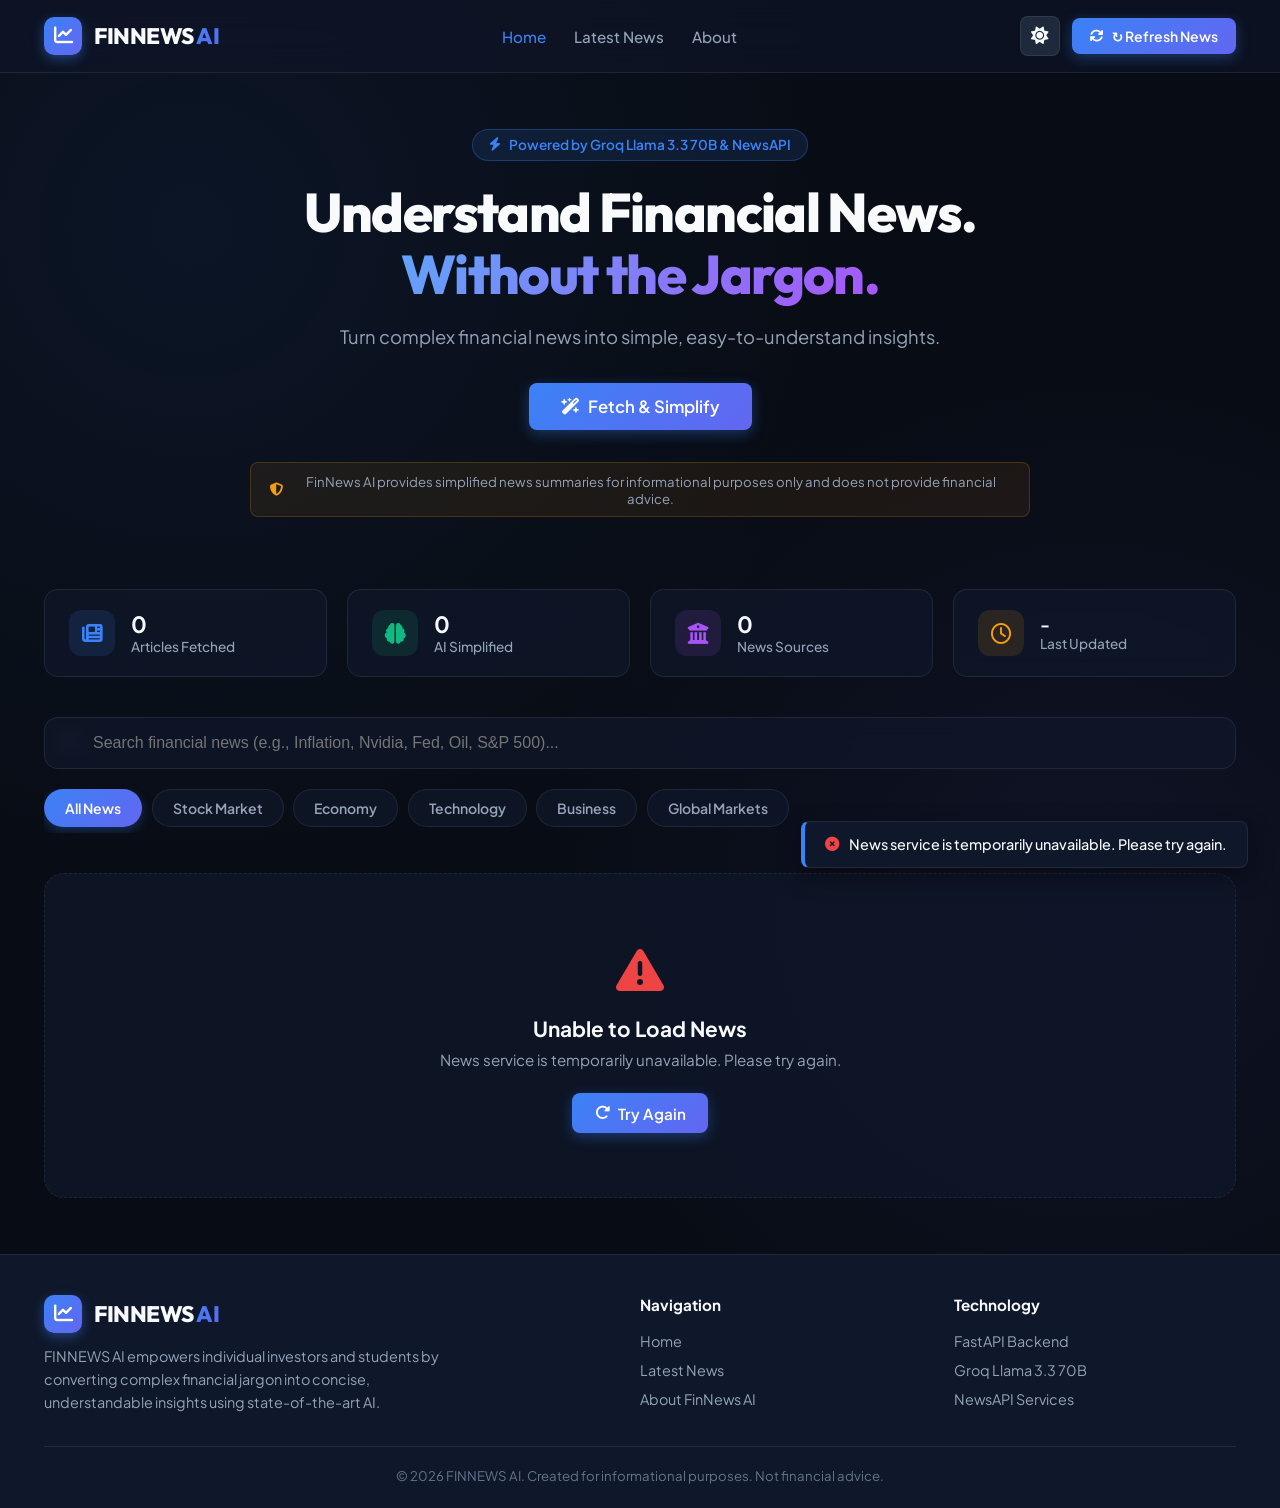
<file: frontend/index.html>
<!DOCTYPE html>
<html lang="en" data-theme="dark">
<head>
  <meta charset="UTF-8" />
  <meta name="viewport" content="width=device-width, initial-scale=1.0" />
  <title>FINNEWS AI — Financial News Simplifier</title>
  <meta name="description" content="AI-powered financial news platform that converts complex stock market, business, and economic news into simple, beginner-friendly insights." />
  
  <!-- Fonts & Icons -->
  <link rel="preconnect" href="https://fonts.googleapis.com" />
  <link rel="preconnect" href="https://fonts.gstatic.com" crossorigin />
  <link href="https://fonts.googleapis.com/css2?family=Outfit:wght@500;600;700;800&family=Plus+Jakarta+Sans:wght@400;500;600;700;800&display=swap" rel="stylesheet" />
  <link rel="stylesheet" href="https://cdnjs.cloudflare.com/ajax/libs/font-awesome/6.5.1/css/all.min.css" integrity="sha512-DTOQO9RWCH3ppGqcWaEA1BIZOC6xxalwEsw9c2QQeAIftl+Vegovlnee1c9QX4TctnWMn13TZye+giMm8e2LwA==" crossorigin="anonymous" referrerpolicy="no-referrer" />

  <!-- Styles -->
  <link rel="stylesheet" href="css/style.css" />
</head>
<body>

  <!-- Navigation Header -->
  <header class="navbar">
    <div class="container">
      <a href="index.html" class="brand-logo">
        <div class="logo-icon"><i class="fa-solid fa-chart-line"></i></div>
        <div class="logo-text">FINNEWS <span>AI</span></div>
      </a>

      <nav>
        <ul class="nav-links" id="nav-links">
          <li><a href="index.html" class="nav-link active">Home</a></li>
          <li><a href="#news-section" class="nav-link">Latest News</a></li>
          <li><a href="about.html" class="nav-link">About</a></li>
        </ul>
      </nav>

      <div class="nav-actions">
        <button id="btn-theme-toggle" class="btn-icon" aria-label="Toggle dark/light theme" title="Toggle theme">
          <i class="fa-solid fa-sun"></i>
        </button>
        <button id="btn-refresh" class="btn-primary" style="padding: 0.55rem 1.1rem; font-size: 0.875rem;">
          <i class="fa-solid fa-arrows-rotate"></i> <span>↻ Refresh News</span>
        </button>
        <button id="mobile-menu-btn" class="btn-icon mobile-toggle" aria-label="Open navigation menu">
          <i class="fa-solid fa-bars"></i>
        </button>
      </div>
    </div>
  </header>

  <!-- Main Dashboard Container -->
  <main class="container">

    <!-- Hero Section -->
    <section class="hero">
      <div class="hero-badge">
        <i class="fa-solid fa-bolt"></i> Powered by Groq Llama 3.3 70B & NewsAPI
      </div>
      
      <h1 class="hero-title">
        Understand Financial News. <br class="desktop-only" />
        <span class="hero-title-gradient">Without the Jargon.</span>
      </h1>

      <p class="hero-subtitle">
        Turn complex financial news into simple, easy-to-understand insights.
      </p>

      <div class="hero-actions" style="margin-bottom: 2rem;">
        <button id="btn-fetch-hero" class="btn-primary" style="font-size: 1.05rem; padding: 0.8rem 2rem;">
          <i class="fa-solid fa-wand-magic-sparkles"></i> Fetch & Simplify
        </button>
      </div>

      <div class="disclaimer-banner">
        <i class="fa-solid fa-shield-halved"></i>
        <span>FinNews AI provides simplified news summaries for informational purposes only and does not provide financial advice.</span>
      </div>
    </section>

    <!-- Dashboard Live Statistics -->
    <section class="stats-bar">
      <div class="stat-card">
        <div class="stat-icon fetched"><i class="fa-solid fa-newspaper"></i></div>
        <div class="stat-info">
          <span class="stat-value" id="stat-fetched">0</span>
          <span class="stat-label">Articles Fetched</span>
        </div>
      </div>

      <div class="stat-card">
        <div class="stat-icon simplified"><i class="fa-solid fa-brain"></i></div>
        <div class="stat-info">
          <span class="stat-value" id="stat-simplified">0</span>
          <span class="stat-label">AI Simplified</span>
        </div>
      </div>

      <div class="stat-card">
        <div class="stat-icon sources"><i class="fa-solid fa-building-columns"></i></div>
        <div class="stat-info">
          <span class="stat-value" id="stat-sources">0</span>
          <span class="stat-label">News Sources</span>
        </div>
      </div>

      <div class="stat-card">
        <div class="stat-icon updated"><i class="fa-regular fa-clock"></i></div>
        <div class="stat-info">
          <span class="stat-value" id="stat-updated" style="font-size: 1.05rem;">-</span>
          <span class="stat-label">Last Updated</span>
        </div>
      </div>
    </section>

    <!-- Controls Section: Search & Category Pills -->
    <section class="controls-section" id="news-section">
      <div class="search-bar">
        <i class="fa-solid fa-magnifying-glass search-icon"></i>
        <input 
          type="text" 
          id="search-input" 
          class="search-input" 
          placeholder="Search financial news (e.g., Inflation, Nvidia, Fed, Oil, S&P 500)..." 
          aria-label="Search financial news"
        />
      </div>

      <div class="filter-pills" id="filter-pills">
        <button class="filter-pill active" data-category="All">All News</button>
        <button class="filter-pill" data-category="Stock Market">Stock Market</button>
        <button class="filter-pill" data-category="Economy">Economy</button>
        <button class="filter-pill" data-category="Technology">Technology</button>
        <button class="filter-pill" data-category="Business">Business</button>
        <button class="filter-pill" data-category="Global Markets">Global Markets</button>
      </div>

      <!-- Config / Fallback Notice Banner -->
      <div id="notice-container" class="notice-banner" style="display: none;"></div>
    </section>

    <!-- News Grid Display -->
    <section class="news-grid" id="news-grid">
      <!-- Skeleton loaders rendered via JavaScript -->
    </section>

  </main>

  <!-- Article Detail Modal -->
  <div class="modal-overlay" id="article-modal" role="dialog" aria-modal="true">
    <div class="modal-card">
      <div class="modal-header">
        <div>
          <span class="card-category-badge" id="modal-category" style="position: static; display: inline-block; margin-bottom: 0.5rem;">Business</span>
          <h2 class="modal-title" id="modal-title">Article Headline</h2>
          <div class="card-meta" style="margin-top: 0.5rem;">
            <span class="card-source" id="modal-source"><i class="fa-solid fa-newspaper"></i> Source</span>
            <span class="card-date" id="modal-date"><i class="fa-regular fa-clock"></i> Date</span>
          </div>
        </div>
        <button class="modal-close-btn" id="modal-close-btn" aria-label="Close modal">
          <i class="fa-solid fa-xmark"></i>
        </button>
      </div>

      <div class="modal-section">
        <div class="modal-section-title"><i class="fa-solid fa-wand-magic-sparkles"></i> AI Simplified Explanation</div>
        <p id="modal-summary" style="line-height: 1.6; color: var(--text-secondary);"></p>
      </div>

      <div class="modal-section">
        <div class="modal-section-title"><i class="fa-solid fa-list-check"></i> Key Takeaways</div>
        <ul class="key-points-list" id="modal-key-points" style="font-size: 0.925rem;"></ul>
      </div>

      <div class="modal-section">
        <div class="modal-section-title"><i class="fa-solid fa-bullseye"></i> Why It Matters</div>
        <p id="modal-why-it-matters" style="line-height: 1.6; color: var(--text-secondary); background: var(--bg-card); padding: 0.85rem 1rem; border-radius: var(--radius-sm); border: 1px solid var(--border-color);"></p>
      </div>

      <div class="modal-section">
        <div class="modal-section-title"><i class="fa-solid fa-book-open"></i> Financial Jargon Glossary</div>
        <div class="modal-terms-grid" id="modal-terms-grid"></div>
      </div>

      <div class="card-footer" style="padding-top: 1.25rem;">
        <a id="modal-original-url" href="#" target="_blank" rel="noopener noreferrer" class="btn-primary" style="font-size: 0.9rem;">
          Read Original Article <i class="fa-solid fa-arrow-up-right-from-square"></i>
        </a>
      </div>
    </div>
  </div>

  <!-- Toast Notification Container -->
  <div class="toast-container" id="toast-container"></div>

  <!-- Footer -->
  <footer class="footer">
    <div class="container">
      <div class="footer-grid">
        <div>
          <div class="brand-logo">
            <div class="logo-icon"><i class="fa-solid fa-chart-line"></i></div>
            <div class="logo-text">FINNEWS <span>AI</span></div>
          </div>
          <p class="footer-desc">
            FINNEWS AI empowers individual investors and students by converting complex financial jargon into concise, understandable insights using state-of-the-art AI.
          </p>
        </div>

        <div>
          <h4 class="footer-title">Navigation</h4>
          <ul class="footer-links">
            <li><a href="index.html">Home</a></li>
            <li><a href="#news-section">Latest News</a></li>
            <li><a href="about.html">About FinNews AI</a></li>
          </ul>
        </div>

        <div>
          <h4 class="footer-title">Technology</h4>
          <ul class="footer-links">
            <li><a href="https://fastapi.tiangolo.com/" target="_blank" rel="noopener">FastAPI Backend</a></li>
            <li><a href="https://console.groq.com/" target="_blank" rel="noopener">Groq Llama 3.3 70B</a></li>
            <li><a href="https://newsapi.org/" target="_blank" rel="noopener">NewsAPI Services</a></li>
          </ul>
        </div>
      </div>

      <div class="footer-bottom">
        <p>&copy; 2026 FINNEWS AI. Created for informational purposes. Not financial advice.</p>
      </div>
    </div>
  </footer>

  <!-- Scripts -->
  <script src="js/config.js"></script>
  <script src="js/api.js"></script>
  <script src="js/ui.js"></script>
  <script src="js/app.js"></script>
</body>
</html>
</file>
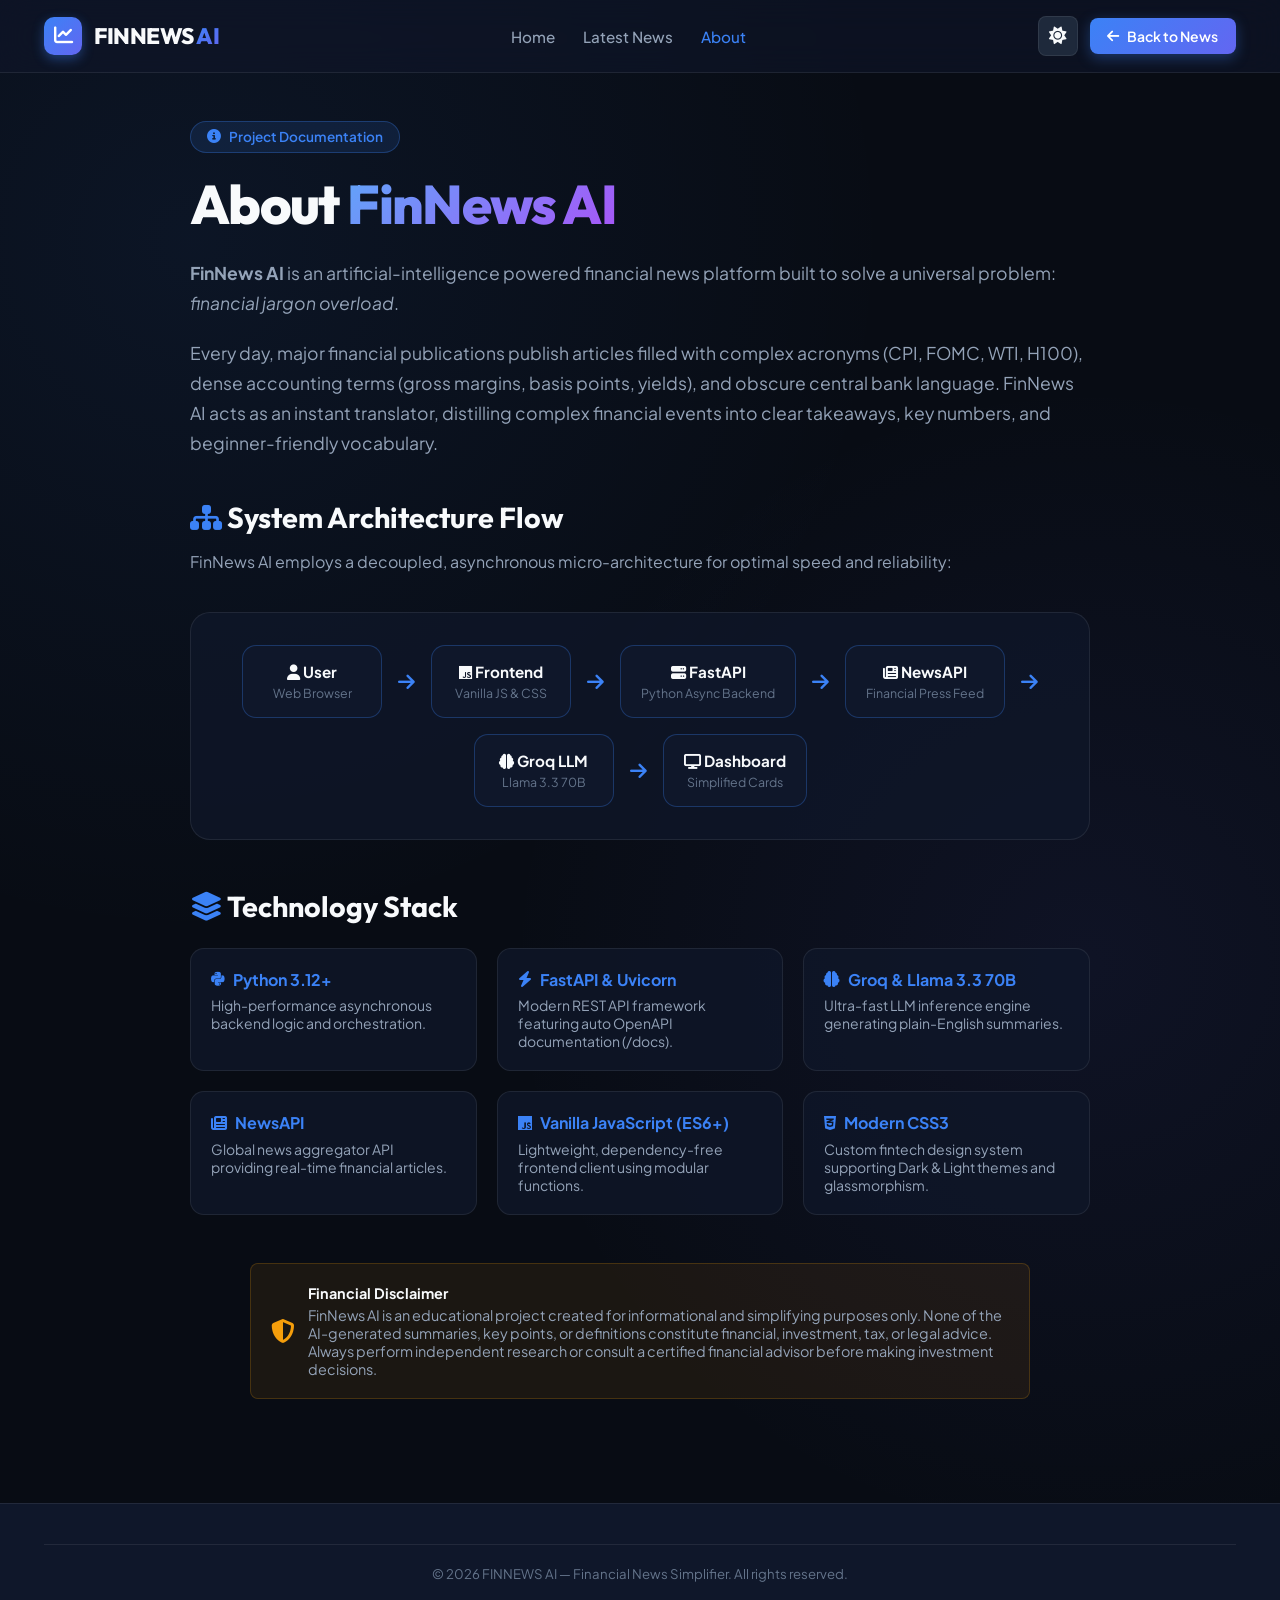
<file: frontend/about.html>
<!DOCTYPE html>
<html lang="en" data-theme="dark">
<head>
  <meta charset="UTF-8" />
  <meta name="viewport" content="width=device-width, initial-scale=1.0" />
  <title>About — FINNEWS AI (Financial News Simplifier)</title>
  <meta name="description" content="Learn about FinNews AI architecture, tech stack, and how LLMs convert financial news jargon into plain language." />
  
  <!-- Fonts & Icons -->
  <link rel="preconnect" href="https://fonts.googleapis.com" />
  <link rel="preconnect" href="https://fonts.gstatic.com" crossorigin />
  <link href="https://fonts.googleapis.com/css2?family=Outfit:wght@500;600;700;800&family=Plus+Jakarta+Sans:wght@400;500;600;700;800&display=swap" rel="stylesheet" />
  <link rel="stylesheet" href="https://cdnjs.cloudflare.com/ajax/libs/font-awesome/6.5.1/css/all.min.css" integrity="sha512-DTOQO9RWCH3ppGqcWaEA1BIZOC6xxalwEsw9c2QQeAIftl+Vegovlnee1c9QX4TctnWMn13TZye+giMm8e2LwA==" crossorigin="anonymous" referrerpolicy="no-referrer" />

  <!-- Styles -->
  <link rel="stylesheet" href="css/style.css" />
  <style>
    .architecture-flow {
      display: flex;
      flex-wrap: wrap;
      align-items: center;
      justify-content: center;
      gap: 1rem;
      margin: 2.5rem 0;
      padding: 2rem;
      background: var(--bg-card);
      border: 1px solid var(--border-color);
      border-radius: var(--radius-lg);
    }
    .flow-node {
      background: var(--bg-secondary);
      border: 1px solid var(--border-highlight);
      padding: 1rem 1.25rem;
      border-radius: var(--radius-md);
      text-align: center;
      min-width: 140px;
    }
    .flow-node-title {
      font-weight: 700;
      font-size: 0.95rem;
      color: var(--text-primary);
    }
    .flow-node-subtitle {
      font-size: 0.775rem;
      color: var(--text-muted);
      margin-top: 0.25rem;
    }
    .flow-arrow {
      color: var(--accent-primary);
      font-size: 1.2rem;
    }
    .tech-grid {
      display: grid;
      grid-template-columns: repeat(auto-fit, minmax(240px, 1fr));
      gap: 1.25rem;
      margin-top: 1.5rem;
    }
    .tech-card {
      background: var(--bg-card);
      border: 1px solid var(--border-color);
      border-radius: var(--radius-md);
      padding: 1.25rem;
    }
    .tech-title {
      font-weight: 700;
      color: var(--accent-primary);
      margin-bottom: 0.4rem;
      display: flex;
      align-items: center;
      gap: 0.5rem;
    }
  </style>
</head>
<body>

  <!-- Navigation Header -->
  <header class="navbar">
    <div class="container">
      <a href="index.html" class="brand-logo">
        <div class="logo-icon"><i class="fa-solid fa-chart-line"></i></div>
        <div class="logo-text">FINNEWS <span>AI</span></div>
      </a>

      <nav>
        <ul class="nav-links">
          <li><a href="index.html" class="nav-link">Home</a></li>
          <li><a href="index.html#news-section" class="nav-link">Latest News</a></li>
          <li><a href="about.html" class="nav-link active">About</a></li>
        </ul>
      </nav>

      <div class="nav-actions">
        <button id="btn-theme-toggle" class="btn-icon" aria-label="Toggle dark/light theme">
          <i class="fa-solid fa-sun"></i>
        </button>
        <a href="index.html" class="btn-primary" style="padding: 0.55rem 1.1rem; font-size: 0.875rem;">
          <i class="fa-solid fa-arrow-left"></i> <span>Back to News</span>
        </a>
      </div>
    </div>
  </header>

  <!-- About Main Content -->
  <main class="container" style="padding-top: 3rem; padding-bottom: 4rem;">
    <div style="max-width: 900px; margin: 0 auto;">
      
      <div class="hero-badge">
        <i class="fa-solid fa-circle-info"></i> Project Documentation
      </div>

      <h1 class="hero-title" style="text-align: left; margin-bottom: 1.5rem;">
        About <span class="hero-title-gradient">FinNews AI</span>
      </h1>

      <div style="font-size: 1.1rem; line-height: 1.7; color: var(--text-secondary); margin-bottom: 2.5rem;">
        <p style="margin-bottom: 1.25rem;">
          <strong>FinNews AI</strong> is an artificial-intelligence powered financial news platform built to solve a universal problem: <em>financial jargon overload</em>.
        </p>
        <p>
          Every day, major financial publications publish articles filled with complex acronyms (CPI, FOMC, WTI, H100), dense accounting terms (gross margins, basis points, yields), and obscure central bank language. FinNews AI acts as an instant translator, distilling complex financial events into clear takeaways, key numbers, and beginner-friendly vocabulary.
        </p>
      </div>

      <!-- Architecture Section -->
      <h2 style="font-family: 'Outfit', sans-serif; font-size: 1.8rem; margin-bottom: 1rem;">
        <i class="fa-solid fa-sitemap" style="color: var(--accent-primary);"></i> System Architecture Flow
      </h2>
      <p style="color: var(--text-secondary);">
        FinNews AI employs a decoupled, asynchronous micro-architecture for optimal speed and reliability:
      </p>

      <div class="architecture-flow">
        <div class="flow-node">
          <div class="flow-node-title"><i class="fa-solid fa-user"></i> User</div>
          <div class="flow-node-subtitle">Web Browser</div>
        </div>
        <div class="flow-arrow"><i class="fa-solid fa-arrow-right"></i></div>

        <div class="flow-node">
          <div class="flow-node-title"><i class="fa-brands fa-js"></i> Frontend</div>
          <div class="flow-node-subtitle">Vanilla JS & CSS</div>
        </div>
        <div class="flow-arrow"><i class="fa-solid fa-arrow-right"></i></div>

        <div class="flow-node">
          <div class="flow-node-title"><i class="fa-solid fa-server"></i> FastAPI</div>
          <div class="flow-node-subtitle">Python Async Backend</div>
        </div>
        <div class="flow-arrow"><i class="fa-solid fa-arrow-right"></i></div>

        <div class="flow-node">
          <div class="flow-node-title"><i class="fa-solid fa-newspaper"></i> NewsAPI</div>
          <div class="flow-node-subtitle">Financial Press Feed</div>
        </div>
        <div class="flow-arrow"><i class="fa-solid fa-arrow-right"></i></div>

        <div class="flow-node">
          <div class="flow-node-title"><i class="fa-solid fa-brain"></i> Groq LLM</div>
          <div class="flow-node-subtitle">Llama 3.3 70B</div>
        </div>
        <div class="flow-arrow"><i class="fa-solid fa-arrow-right"></i></div>

        <div class="flow-node">
          <div class="flow-node-title"><i class="fa-solid fa-display"></i> Dashboard</div>
          <div class="flow-node-subtitle">Simplified Cards</div>
        </div>
      </div>

      <!-- Tech Stack Section -->
      <h2 style="font-family: 'Outfit', sans-serif; font-size: 1.8rem; margin-top: 3rem; margin-bottom: 1rem;">
        <i class="fa-solid fa-layer-group" style="color: var(--accent-primary);"></i> Technology Stack
      </h2>

      <div class="tech-grid">
        <div class="tech-card">
          <div class="tech-title"><i class="fa-brands fa-python"></i> Python 3.12+</div>
          <p style="font-size: 0.875rem; color: var(--text-secondary);">High-performance asynchronous backend logic and orchestration.</p>
        </div>

        <div class="tech-card">
          <div class="tech-title"><i class="fa-solid fa-bolt"></i> FastAPI & Uvicorn</div>
          <p style="font-size: 0.875rem; color: var(--text-secondary);">Modern REST API framework featuring auto OpenAPI documentation (/docs).</p>
        </div>

        <div class="tech-card">
          <div class="tech-title"><i class="fa-solid fa-brain"></i> Groq & Llama 3.3 70B</div>
          <p style="font-size: 0.875rem; color: var(--text-secondary);">Ultra-fast LLM inference engine generating plain-English summaries.</p>
        </div>

        <div class="tech-card">
          <div class="tech-title"><i class="fa-solid fa-newspaper"></i> NewsAPI</div>
          <p style="font-size: 0.875rem; color: var(--text-secondary);">Global news aggregator API providing real-time financial articles.</p>
        </div>

        <div class="tech-card">
          <div class="tech-title"><i class="fa-brands fa-js"></i> Vanilla JavaScript (ES6+)</div>
          <p style="font-size: 0.875rem; color: var(--text-secondary);">Lightweight, dependency-free frontend client using modular functions.</p>
        </div>

        <div class="tech-card">
          <div class="tech-title"><i class="fa-brands fa-css3-alt"></i> Modern CSS3</div>
          <p style="font-size: 0.875rem; color: var(--text-secondary);">Custom fintech design system supporting Dark & Light themes and glassmorphism.</p>
        </div>
      </div>

      <!-- Financial Disclaimer Box -->
      <div class="disclaimer-banner" style="margin-top: 3rem; padding: 1.25rem; font-size: 0.9rem; text-align: left; justify-content: flex-start; gap: 0.8rem;">
        <i class="fa-solid fa-shield-halved" style="font-size: 1.5rem; flex-shrink: 0; color: var(--accent-amber);"></i>
        <div>
          <strong style="color: var(--text-primary); display: block; margin-bottom: 0.25rem;">Financial Disclaimer</strong>
          FinNews AI is an educational project created for informational and simplifying purposes only. None of the AI-generated summaries, key points, or definitions constitute financial, investment, tax, or legal advice. Always perform independent research or consult a certified financial advisor before making investment decisions.
        </div>
      </div>

    </div>
  </main>

  <!-- Toast Notification Container -->
  <div class="toast-container" id="toast-container"></div>

  <!-- Footer -->
  <footer class="footer">
    <div class="container">
      <div class="footer-bottom">
        <p>&copy; 2026 FINNEWS AI — Financial News Simplifier. All rights reserved.</p>
      </div>
    </div>
  </footer>

  <script src="js/config.js"></script>
  <script src="js/ui.js"></script>
  <script>
    document.addEventListener('DOMContentLoaded', () => {
      UI.initTheme();
      const themeBtn = document.getElementById('btn-theme-toggle');
      if (themeBtn) themeBtn.addEventListener('click', UI.toggleTheme);
    });
  </script>
</body>
</html>
</file>
<file: frontend/css/style.css>
/* ==========================================
   FINNEWS AI — Financial News Simplifier
   Modern Fintech Design System (Dark/Light)
   ========================================== */

@import url('https://fonts.googleapis.com/css2?family=Plus+Jakarta+Sans:wght@400;500;600;700;800&family=Outfit:wght@500;600;700&display=swap');

:root {
  /* Dark Mode (Default Theme) */
  --bg-primary: #080c14;
  --bg-secondary: #0f172a;
  --bg-card: rgba(15, 23, 42, 0.75);
  --bg-card-hover: rgba(30, 41, 59, 0.85);
  --bg-glass: rgba(15, 23, 42, 0.6);
  --bg-input: #1e293b;
  --border-color: rgba(255, 255, 255, 0.08);
  --border-highlight: rgba(59, 130, 246, 0.3);
  
  --text-primary: #f8fafc;
  --text-secondary: #94a3b8;
  --text-muted: #64748b;
  
  --accent-primary: #3b82f6;
  --accent-gradient: linear-gradient(135deg, #3b82f6 0%, #6366f1 100%);
  --accent-emerald: #10b981;
  --accent-emerald-bg: rgba(16, 185, 129, 0.12);
  --accent-amber: #f59e0b;
  --accent-amber-bg: rgba(245, 158, 11, 0.12);
  --accent-blue-bg: rgba(59, 130, 246, 0.12);
  --accent-purple: #a855f7;
  
  --shadow-sm: 0 2px 8px rgba(0, 0, 0, 0.3);
  --shadow-md: 0 8px 24px rgba(0, 0, 0, 0.4);
  --shadow-glow: 0 0 25px rgba(59, 130, 246, 0.15);
  
  --radius-sm: 8px;
  --radius-md: 14px;
  --radius-lg: 20px;
  --radius-full: 9999px;
  
  --transition-fast: 0.15s cubic-bezier(0.4, 0, 0.2, 1);
  --transition-normal: 0.25s cubic-bezier(0.4, 0, 0.2, 1);
}

[data-theme="light"] {
  --bg-primary: #f8fafc;
  --bg-secondary: #ffffff;
  --bg-card: #ffffff;
  --bg-card-hover: #f1f5f9;
  --bg-glass: rgba(255, 255, 255, 0.8);
  --bg-input: #f1f5f9;
  --border-color: #e2e8f0;
  --border-highlight: rgba(59, 130, 246, 0.4);
  
  --text-primary: #0f172a;
  --text-secondary: #475569;
  --text-muted: #94a3b8;
  
  --shadow-sm: 0 1px 3px rgba(0, 0, 0, 0.05);
  --shadow-md: 0 10px 25px rgba(0, 0, 0, 0.08);
  --shadow-glow: 0 0 20px rgba(59, 130, 246, 0.1);
}

/* Reset & Base */
*, *::before, *::after {
  box-sizing: border-box;
  margin: 0;
  padding: 0;
}

html {
  scroll-behavior: smooth;
  font-family: 'Plus Jakarta Sans', system-ui, -apple-system, sans-serif;
  color: var(--text-primary);
  background-color: var(--bg-primary);
  transition: background-color var(--transition-normal), color var(--transition-normal);
}

body {
  min-height: 100vh;
  display: flex;
  flex-direction: column;
  overflow-x: hidden;
  background-image: 
    radial-gradient(circle at 15% 15%, rgba(59, 130, 246, 0.08) 0%, transparent 40%),
    radial-gradient(circle at 85% 60%, rgba(99, 102, 241, 0.08) 0%, transparent 40%);
}

a {
  color: inherit;
  text-decoration: none;
}

button {
  font-family: inherit;
  cursor: pointer;
  border: none;
  background: none;
}

/* Utility Containers */
.container {
  max-width: 1240px;
  margin: 0 auto;
  padding: 0 1.5rem;
  width: 100%;
}

/* Navbar */
.navbar {
  position: sticky;
  top: 0;
  z-index: 100;
  background: var(--bg-glass);
  backdrop-filter: blur(16px);
  -webkit-backdrop-filter: blur(16px);
  border-bottom: 1px solid var(--border-color);
  padding: 1rem 0;
  transition: background var(--transition-normal);
}

.navbar .container {
  display: flex;
  align-items: center;
  justify-content: space-between;
}

.brand-logo {
  display: flex;
  align-items: center;
  gap: 0.75rem;
  font-family: 'Outfit', sans-serif;
  font-weight: 800;
  font-size: 1.4rem;
  letter-spacing: -0.02em;
}

.logo-icon {
  width: 38px;
  height: 38px;
  border-radius: 10px;
  background: var(--accent-gradient);
  display: flex;
  align-items: center;
  justify-content: center;
  color: #fff;
  font-size: 1.2rem;
  box-shadow: 0 4px 12px rgba(59, 130, 246, 0.4);
}

.logo-text {
  color: var(--text-primary);
}

.logo-text span {
  background: var(--accent-gradient);
  -webkit-background-clip: text;
  -webkit-text-fill-color: transparent;
}

.nav-links {
  display: flex;
  align-items: center;
  gap: 1.75rem;
  list-style: none;
}

.nav-link {
  font-weight: 500;
  font-size: 0.95rem;
  color: var(--text-secondary);
  transition: color var(--transition-fast);
}

.nav-link:hover, .nav-link.active {
  color: var(--accent-primary);
}

.nav-actions {
  display: flex;
  align-items: center;
  gap: 0.75rem;
}

.btn-icon {
  width: 40px;
  height: 40px;
  border-radius: var(--radius-sm);
  background: var(--bg-input);
  border: 1px solid var(--border-color);
  color: var(--text-primary);
  display: flex;
  align-items: center;
  justify-content: center;
  font-size: 1.1rem;
  transition: all var(--transition-fast);
}

.btn-icon:hover {
  background: var(--border-color);
  border-color: var(--text-muted);
}

.btn-primary {
  display: inline-flex;
  align-items: center;
  gap: 0.5rem;
  background: var(--accent-gradient);
  color: #ffffff;
  font-weight: 600;
  font-size: 0.95rem;
  padding: 0.65rem 1.4rem;
  border-radius: var(--radius-sm);
  box-shadow: 0 4px 14px rgba(59, 130, 246, 0.35);
  transition: transform var(--transition-fast), box-shadow var(--transition-fast);
}

.btn-primary:hover {
  transform: translateY(-2px);
  box-shadow: 0 6px 20px rgba(59, 130, 246, 0.5);
}

.btn-primary:active {
  transform: translateY(0);
}

/* Mobile Nav Toggle */
.mobile-toggle {
  display: none;
}

/* Hero Section */
.hero {
  padding: 3.5rem 0 2rem;
  text-align: center;
  position: relative;
}

.hero-badge {
  display: inline-flex;
  align-items: center;
  gap: 0.5rem;
  background: var(--accent-blue-bg);
  color: var(--accent-primary);
  border: 1px solid var(--border-highlight);
  padding: 0.4rem 1rem;
  border-radius: var(--radius-full);
  font-size: 0.85rem;
  font-weight: 600;
  margin-bottom: 1.25rem;
}

.hero-title {
  font-family: 'Outfit', sans-serif;
  font-size: clamp(2.2rem, 5vw, 3.4rem);
  font-weight: 800;
  line-height: 1.15;
  margin-bottom: 1rem;
  letter-spacing: -0.03em;
}

.hero-title-gradient {
  background: linear-gradient(135deg, #60a5fa 0%, #a855f7 100%);
  -webkit-background-clip: text;
  -webkit-text-fill-color: transparent;
}

.hero-subtitle {
  font-size: 1.15rem;
  color: var(--text-secondary);
  max-width: 680px;
  margin: 0 auto 2rem;
  line-height: 1.6;
}

.disclaimer-banner {
  display: flex;
  align-items: center;
  justify-content: center;
  gap: 0.5rem;
  max-width: 780px;
  margin: 0 auto 2.5rem;
  padding: 0.6rem 1.2rem;
  background: rgba(245, 158, 11, 0.08);
  border: 1px solid rgba(245, 158, 11, 0.2);
  border-radius: var(--radius-sm);
  color: var(--text-secondary);
  font-size: 0.825rem;
}

.disclaimer-banner i {
  color: var(--accent-amber);
}

/* Dashboard Stats Bar */
.stats-bar {
  display: grid;
  grid-template-columns: repeat(auto-fit, minmax(220px, 1fr));
  gap: 1.25rem;
  margin-bottom: 2.5rem;
}

.stat-card {
  background: var(--bg-card);
  border: 1px solid var(--border-color);
  border-radius: var(--radius-md);
  padding: 1.25rem 1.5rem;
  display: flex;
  align-items: center;
  gap: 1rem;
  backdrop-filter: blur(10px);
  transition: transform var(--transition-normal), border-color var(--transition-normal);
}

.stat-card:hover {
  transform: translateY(-3px);
  border-color: var(--border-highlight);
}

.stat-icon {
  width: 46px;
  height: 46px;
  border-radius: 12px;
  display: flex;
  align-items: center;
  justify-content: center;
  font-size: 1.3rem;
}

.stat-icon.fetched { background: var(--accent-blue-bg); color: var(--accent-primary); }
.stat-icon.simplified { background: var(--accent-emerald-bg); color: var(--accent-emerald); }
.stat-icon.sources { background: rgba(168, 85, 247, 0.12); color: var(--accent-purple); }
.stat-icon.updated { background: var(--accent-amber-bg); color: var(--accent-amber); }

.stat-info {
  display: flex;
  flex-direction: column;
}

.stat-value {
  font-size: 1.4rem;
  font-weight: 700;
  color: var(--text-primary);
  line-height: 1.2;
}

.stat-label {
  font-size: 0.85rem;
  color: var(--text-secondary);
  font-weight: 500;
}

/* Search & Filter Controls */
.controls-section {
  display: flex;
  flex-direction: column;
  gap: 1.25rem;
  margin-bottom: 2.5rem;
}

.search-bar {
  position: relative;
  width: 100%;
}

.search-input {
  width: 100%;
  padding: 1rem 1rem 1rem 3rem;
  background: var(--bg-card);
  border: 1px solid var(--border-color);
  border-radius: var(--radius-md);
  color: var(--text-primary);
  font-size: 1rem;
  outline: none;
  backdrop-filter: blur(10px);
  transition: border-color var(--transition-fast), box-shadow var(--transition-fast);
}

.search-input:focus {
  border-color: var(--accent-primary);
  box-shadow: 0 0 0 3px rgba(59, 130, 246, 0.2);
}

.search-icon {
  position: absolute;
  left: 1.1rem;
  top: 50%;
  transform: translateY(-50%);
  color: var(--text-muted);
  font-size: 1.1rem;
}

.filter-pills {
  display: flex;
  align-items: center;
  gap: 0.6rem;
  overflow-x: auto;
  padding-bottom: 0.4rem;
  scrollbar-width: thin;
}

.filter-pill {
  padding: 0.55rem 1.25rem;
  background: var(--bg-card);
  border: 1px solid var(--border-color);
  border-radius: var(--radius-full);
  color: var(--text-secondary);
  font-weight: 600;
  font-size: 0.875rem;
  white-space: nowrap;
  transition: all var(--transition-fast);
}

.filter-pill:hover {
  background: var(--bg-card-hover);
  color: var(--text-primary);
}

.filter-pill.active {
  background: var(--accent-gradient);
  color: #ffffff;
  border-color: transparent;
  box-shadow: 0 4px 12px rgba(59, 130, 246, 0.3);
}

/* Notice Banner */
.notice-banner {
  background: rgba(59, 130, 246, 0.08);
  border: 1px solid rgba(59, 130, 246, 0.2);
  border-radius: var(--radius-sm);
  padding: 0.75rem 1.25rem;
  margin-bottom: 1.5rem;
  font-size: 0.875rem;
  color: var(--accent-primary);
  display: flex;
  align-items: center;
  gap: 0.6rem;
}

/* News Cards Grid */
.news-grid {
  display: grid;
  grid-template-columns: repeat(auto-fill, minmax(360px, 1fr));
  gap: 1.75rem;
  margin-bottom: 3.5rem;
}

/* News Card Component */
.news-card {
  background: var(--bg-card);
  border: 1px solid var(--border-color);
  border-radius: var(--radius-lg);
  overflow: hidden;
  display: flex;
  flex-direction: column;
  backdrop-filter: blur(12px);
  transition: transform var(--transition-normal), box-shadow var(--transition-normal), border-color var(--transition-normal);
}

.news-card:hover {
  transform: translateY(-5px);
  box-shadow: var(--shadow-md), var(--shadow-glow);
  border-color: var(--border-highlight);
}

.card-image-wrapper {
  position: relative;
  width: 100%;
  height: 200px;
  background: var(--bg-input);
  overflow: hidden;
}

.card-image {
  width: 100%;
  height: 100%;
  object-fit: cover;
  transition: transform 0.5s ease;
}

.news-card:hover .card-image {
  transform: scale(1.04);
}

.card-category-badge {
  position: absolute;
  top: 1rem;
  left: 1rem;
  background: rgba(15, 23, 42, 0.85);
  backdrop-filter: blur(8px);
  color: #ffffff;
  padding: 0.3rem 0.75rem;
  border-radius: var(--radius-full);
  font-size: 0.75rem;
  font-weight: 700;
  text-transform: uppercase;
  letter-spacing: 0.04em;
  border: 1px solid rgba(255, 255, 255, 0.15);
}

.card-body {
  padding: 1.5rem;
  display: flex;
  flex-direction: column;
  flex-grow: 1;
  gap: 1rem;
}

.card-meta {
  display: flex;
  align-items: center;
  justify-content: space-between;
  font-size: 0.825rem;
  color: var(--text-muted);
}

.card-source {
  font-weight: 600;
  color: var(--accent-primary);
  display: flex;
  align-items: center;
  gap: 0.4rem;
}

.card-title {
  font-family: 'Outfit', sans-serif;
  font-size: 1.2rem;
  font-weight: 700;
  line-height: 1.35;
  color: var(--text-primary);
  display: -webkit-box;
  -webkit-line-clamp: 2;
  -webkit-box-orient: vertical;
  overflow: hidden;
}

/* AI Simplified Box on Card */
.simplified-box {
  background: var(--bg-secondary);
  border: 1px solid var(--border-color);
  border-left: 3px solid var(--accent-emerald);
  border-radius: var(--radius-sm);
  padding: 0.9rem 1rem;
  display: flex;
  flex-direction: column;
  gap: 0.5rem;
}

.simplified-header {
  display: flex;
  align-items: center;
  gap: 0.4rem;
  font-size: 0.75rem;
  font-weight: 700;
  color: var(--accent-emerald);
  text-transform: uppercase;
  letter-spacing: 0.05em;
}

.simplified-text {
  font-size: 0.9rem;
  line-height: 1.5;
  color: var(--text-secondary);
  display: -webkit-box;
  -webkit-line-clamp: 3;
  -webkit-box-orient: vertical;
  overflow: hidden;
}

/* Key Points Bullets */
.key-points-list {
  list-style: none;
  display: flex;
  flex-direction: column;
  gap: 0.4rem;
  font-size: 0.85rem;
  color: var(--text-secondary);
}

.key-points-list li {
  position: relative;
  padding-left: 1.25rem;
  line-height: 1.4;
}

.key-points-list li::before {
  content: "•";
  position: absolute;
  left: 0.25rem;
  color: var(--accent-primary);
  font-weight: bold;
}

/* Why It Matters Callout on Card */
.card-why-matters {
  background: rgba(59, 130, 246, 0.08);
  border: 1px solid rgba(59, 130, 246, 0.2);
  border-radius: var(--radius-sm);
  padding: 0.75rem 0.9rem;
  font-size: 0.85rem;
  color: var(--text-secondary);
  line-height: 1.45;
}

.card-why-matters strong {
  color: var(--accent-primary);
  font-weight: 700;
  display: block;
  margin-bottom: 0.2rem;
}

/* Terms Pills */
.terms-container {
  display: flex;
  flex-wrap: wrap;
  gap: 0.4rem;
}

.term-tag {
  background: var(--accent-amber-bg);
  color: var(--accent-amber);
  border: 1px solid rgba(245, 158, 11, 0.25);
  font-size: 0.75rem;
  font-weight: 600;
  padding: 0.2rem 0.6rem;
  border-radius: var(--radius-sm);
}

.card-footer {
  margin-top: auto;
  padding-top: 1rem;
  border-top: 1px solid var(--border-color);
  display: flex;
  align-items: center;
  justify-content: space-between;
  gap: 0.75rem;
}

.btn-secondary {
  padding: 0.55rem 1rem;
  background: var(--bg-input);
  border: 1px solid var(--border-color);
  border-radius: var(--radius-sm);
  color: var(--text-primary);
  font-size: 0.85rem;
  font-weight: 600;
  transition: all var(--transition-fast);
}

.btn-secondary:hover {
  background: var(--border-color);
}

.btn-link {
  color: var(--accent-primary);
  font-size: 0.85rem;
  font-weight: 600;
  display: inline-flex;
  align-items: center;
  gap: 0.3rem;
  transition: color var(--transition-fast);
}

.btn-link:hover {
  color: #60a5fa;
  text-decoration: underline;
}

/* Skeleton Card Loader */
.skeleton-card {
  background: var(--bg-card);
  border: 1px solid var(--border-color);
  border-radius: var(--radius-lg);
  overflow: hidden;
  height: 480px;
  display: flex;
  flex-direction: column;
}

.skeleton-image {
  height: 200px;
  background: linear-gradient(90deg, var(--bg-input) 25%, var(--bg-secondary) 50%, var(--bg-input) 75%);
  background-size: 200% 100%;
  animation: shimmer 1.5s infinite;
}

.skeleton-content {
  padding: 1.5rem;
  display: flex;
  flex-direction: column;
  gap: 1rem;
}

.skeleton-line {
  height: 16px;
  border-radius: 4px;
  background: linear-gradient(90deg, var(--bg-input) 25%, var(--bg-secondary) 50%, var(--bg-input) 75%);
  background-size: 200% 100%;
  animation: shimmer 1.5s infinite;
}

.skeleton-line.w-40 { width: 40%; }
.skeleton-line.w-80 { width: 80%; }
.skeleton-line.w-100 { width: 100%; }
.skeleton-line.h-60 { height: 60px; }

@keyframes shimmer {
  0% { background-position: 200% 0; }
  100% { background-position: -200% 0; }
}

/* Empty & Error States */
.state-container {
  grid-column: 1 / -1;
  text-align: center;
  padding: 4rem 2rem;
  background: var(--bg-card);
  border: 1px dashed var(--border-color);
  border-radius: var(--radius-lg);
}

.state-icon {
  font-size: 3rem;
  color: var(--text-muted);
  margin-bottom: 1rem;
}

.state-title {
  font-size: 1.3rem;
  font-weight: 700;
  margin-bottom: 0.5rem;
}

.state-desc {
  color: var(--text-secondary);
  font-size: 0.95rem;
  margin-bottom: 1.5rem;
}

/* Article Detail Modal */
.modal-overlay {
  position: fixed;
  inset: 0;
  z-index: 1000;
  background: rgba(0, 0, 0, 0.75);
  backdrop-filter: blur(8px);
  display: flex;
  align-items: center;
  justify-content: center;
  padding: 1.5rem;
  opacity: 0;
  visibility: hidden;
  transition: opacity var(--transition-normal), visibility var(--transition-normal);
}

.modal-overlay.active {
  opacity: 1;
  visibility: visible;
}

.modal-card {
  background: var(--bg-secondary);
  border: 1px solid var(--border-color);
  border-radius: var(--radius-lg);
  max-width: 720px;
  width: 100%;
  max-height: 85vh;
  overflow-y: auto;
  padding: 2rem;
  box-shadow: 0 20px 50px rgba(0,0,0,0.6);
  transform: scale(0.95);
  transition: transform var(--transition-normal);
}

.modal-overlay.active .modal-card {
  transform: scale(1);
}

.modal-header {
  display: flex;
  align-items: flex-start;
  justify-content: space-between;
  gap: 1rem;
  margin-bottom: 1.25rem;
}

.modal-title {
  font-family: 'Outfit', sans-serif;
  font-size: 1.5rem;
  font-weight: 800;
  line-height: 1.25;
}

.modal-close-btn {
  width: 36px;
  height: 36px;
  border-radius: var(--radius-sm);
  background: var(--bg-input);
  color: var(--text-secondary);
  display: flex;
  align-items: center;
  justify-content: center;
  font-size: 1.2rem;
  flex-shrink: 0;
  transition: all var(--transition-fast);
}

.modal-close-btn:hover {
  color: var(--text-primary);
  background: var(--border-color);
}

.modal-section {
  margin-bottom: 1.5rem;
}

.modal-section-title {
  font-size: 0.95rem;
  font-weight: 700;
  color: var(--accent-primary);
  margin-bottom: 0.6rem;
  display: flex;
  align-items: center;
  gap: 0.4rem;
}

.modal-terms-grid {
  display: grid;
  grid-template-columns: repeat(auto-fit, minmax(240px, 1fr));
  gap: 0.75rem;
}

.term-box {
  background: var(--bg-card);
  border: 1px solid var(--border-color);
  border-radius: var(--radius-sm);
  padding: 0.75rem 1rem;
}

.term-box-title {
  font-weight: 700;
  color: var(--accent-amber);
  font-size: 0.85rem;
  margin-bottom: 0.25rem;
}

.term-box-desc {
  font-size: 0.825rem;
  color: var(--text-secondary);
  line-height: 1.4;
}

/* Toast Notifications */
.toast-container {
  position: fixed;
  bottom: 2rem;
  right: 2rem;
  z-index: 1100;
  display: flex;
  flex-direction: column;
  gap: 0.75rem;
}

.toast {
  background: var(--bg-secondary);
  border: 1px solid var(--border-color);
  border-left: 4px solid var(--accent-primary);
  padding: 0.85rem 1.25rem;
  border-radius: var(--radius-sm);
  color: var(--text-primary);
  font-size: 0.9rem;
  font-weight: 500;
  box-shadow: var(--shadow-md);
  display: flex;
  align-items: center;
  gap: 0.6rem;
  animation: slideInRight 0.3s ease;
}

@keyframes slideInRight {
  from { transform: translateX(100%); opacity: 0; }
  to { transform: translateX(0); opacity: 1; }
}

/* Footer */
.footer {
  margin-top: auto;
  background: var(--bg-secondary);
  border-top: 1px solid var(--border-color);
  padding: 2.5rem 0 1.5rem;
}

.footer-grid {
  display: grid;
  grid-template-columns: 2fr 1fr 1fr;
  gap: 2rem;
  margin-bottom: 2rem;
}

.footer-desc {
  color: var(--text-secondary);
  font-size: 0.9rem;
  line-height: 1.6;
  margin-top: 0.75rem;
  max-width: 420px;
}

.footer-title {
  font-weight: 700;
  font-size: 0.95rem;
  margin-bottom: 1rem;
}

.footer-links {
  list-style: none;
  display: flex;
  flex-direction: column;
  gap: 0.5rem;
}

.footer-links a {
  color: var(--text-secondary);
  font-size: 0.9rem;
  transition: color var(--transition-fast);
}

.footer-links a:hover {
  color: var(--accent-primary);
}

.footer-bottom {
  border-top: 1px solid var(--border-color);
  padding-top: 1.25rem;
  text-align: center;
  font-size: 0.825rem;
  color: var(--text-muted);
}

/* Responsive Rules */
@media (max-width: 992px) {
  .hero-title { font-size: 2.4rem; }
  .news-grid { grid-template-columns: repeat(auto-fill, minmax(300px, 1fr)); }
  .footer-grid { grid-template-columns: 1fr; gap: 1.5rem; }
}

@media (max-width: 768px) {
  .nav-links { display: none; }
  .nav-links.mobile-open {
    display: flex;
    flex-direction: column;
    position: absolute;
    top: 100%;
    left: 0;
    right: 0;
    background: var(--bg-secondary);
    padding: 1.5rem;
    border-bottom: 1px solid var(--border-color);
    box-shadow: var(--shadow-md);
    gap: 1.25rem;
  }
  .mobile-toggle { display: flex; }
  .hero { padding: 2.5rem 0 1.5rem; }
  .hero-subtitle { font-size: 1rem; }
  .news-grid { grid-template-columns: 1fr; }
  .modal-card { padding: 1.25rem; }
}
</file>
